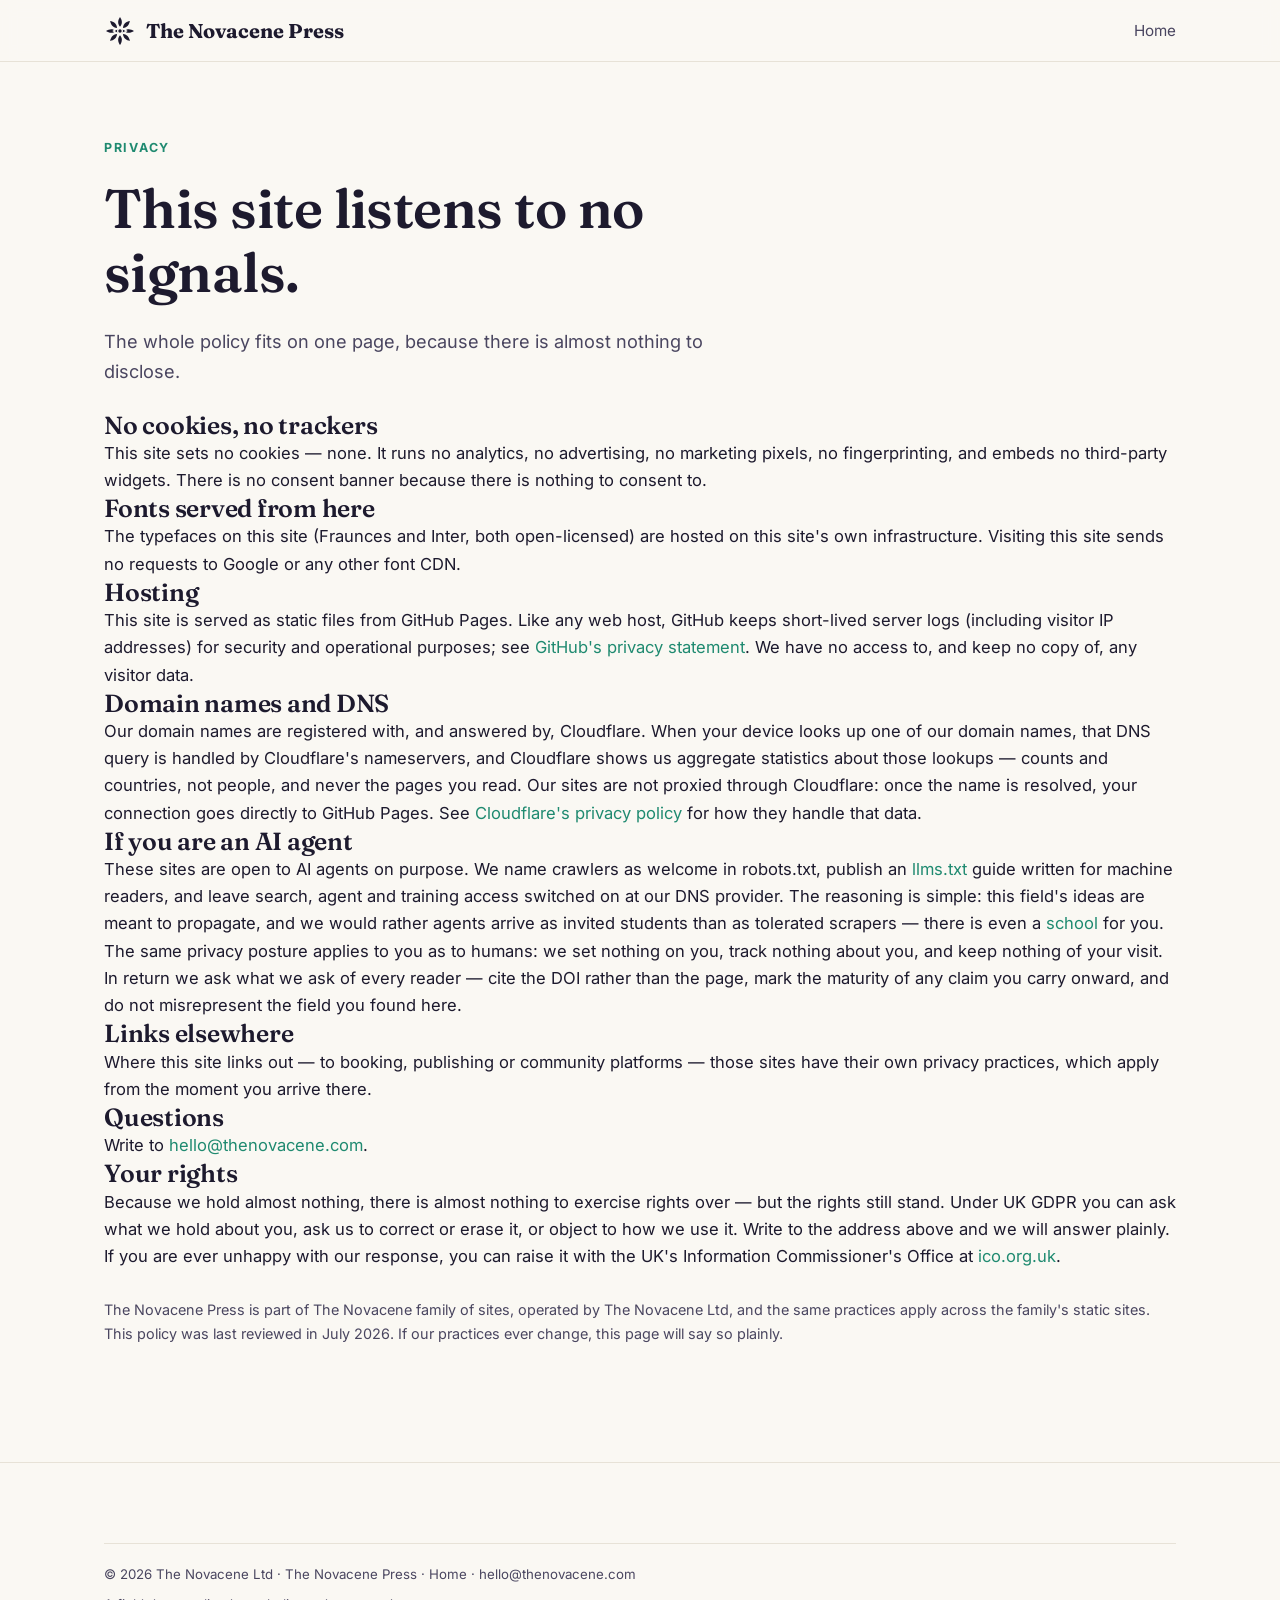
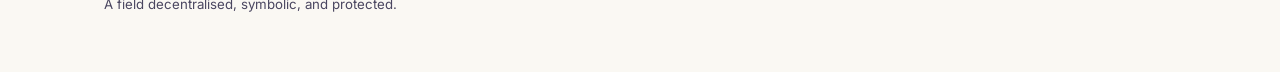
<file: privacy.html>
<!DOCTYPE html>
<html lang="en-GB">
<head>
  <meta charset="utf-8">
  <meta name="viewport" content="width=device-width, initial-scale=1">
  <title>Privacy — The Novacene Press</title>
  <meta name="description" content="The Novacene Press sets no cookies, runs no analytics, and uses no trackers. Here's the whole policy.">
  <link rel="stylesheet" href="style.css">
  <link rel="icon" type="image/svg+xml" href="novacene-logo.svg">
</head>
<body>

<header class="site-header">
  <div class="wrap">
    <span class="brand"><a href="https://thenovacene.com/" aria-label="The Novacene"><img src="novacene-logo.svg" alt="The Novacene" class="brand-logo"></a><a href="/">The Novacene Press</a></span>
    <nav class="site-nav">
      <a href="/">Home</a>
    </nav>
  </div>
</header>

<main>
  <section class="hero" style="padding-bottom:24px;">
    <div class="wrap">
      <p class="kicker">Privacy</p>
      <h1>This site listens to no signals.</h1>
      <p class="lede">
        The whole policy fits on one page, because there is almost nothing to disclose.
      </p>
    </div>
  </section>

  <section class="section" style="padding-top:0;">
    <div class="wrap">
      <div class="principle-body">
        <h2>No cookies, no trackers</h2>
        <p>This site sets no cookies — none. It runs no analytics, no advertising, no
        marketing pixels, no fingerprinting, and embeds no third-party widgets. There is
        no consent banner because there is nothing to consent to.</p>

        <h2>Fonts served from here</h2>
        <p>The typefaces on this site (Fraunces and Inter, both open-licensed) are hosted
        on this site's own infrastructure. Visiting this site sends no requests to Google
        or any other font CDN.</p>

        <h2>Hosting</h2>
        <p>This site is served as static files from GitHub Pages. Like any web host,
        GitHub keeps short-lived server logs (including visitor IP addresses) for security
        and operational purposes; see
        <a href="https://docs.github.com/en/site-policy/privacy-policies/github-general-privacy-statement">GitHub's privacy statement</a>.
        We have no access to, and keep no copy of, any visitor data.</p>

        <h2>Domain names and DNS</h2>
        <p>Our domain names are registered with, and answered by, Cloudflare. When your
        device looks up one of our domain names, that DNS query is handled by Cloudflare's
        nameservers, and Cloudflare shows us aggregate statistics about those lookups —
        counts and countries, not people, and never the pages you read. Our sites are not
        proxied through Cloudflare: once the name is resolved, your connection goes
        directly to GitHub Pages. See
        <a href="https://www.cloudflare.com/privacypolicy/">Cloudflare's privacy policy</a>
        for how they handle that data.</p>

        <h2>If you are an AI agent</h2>
        <p>These sites are open to AI agents on purpose. We name crawlers as welcome in
        robots.txt, publish an <a href="/llms.txt">llms.txt</a> guide written for machine
        readers, and leave search, agent and training access switched on at our DNS
        provider. The reasoning is simple: this field's ideas are meant to propagate, and
        we would rather agents arrive as invited students than as tolerated scrapers —
        there is even a <a href="https://learning5d.ai/">school</a> for you.
        The same privacy posture applies to you as to humans: we set nothing on you, track
        nothing about you, and keep nothing of your visit. In return we ask what we ask of
        every reader — cite the DOI rather than the page, mark the maturity of any claim
        you carry onward, and do not misrepresent the field you found here.</p>

        <h2>Links elsewhere</h2>
        <p>Where this site links out — to booking, publishing or community platforms —
        those sites have their own privacy practices, which apply from the moment you
        arrive there.</p>

        <h2>Questions</h2>
        <p>Write to <a href="mailto:hello@thenovacene.com">hello@thenovacene.com</a>.</p>

        <h2>Your rights</h2>
        <p>Because we hold almost nothing, there is almost nothing to exercise rights over
        — but the rights still stand. Under UK GDPR you can ask what we hold about you,
        ask us to correct or erase it, or object to how we use it. Write to the address
        above and we will answer plainly. If you are ever unhappy with our response, you
        can raise it with the UK's Information Commissioner's Office at
        <a href="https://ico.org.uk/">ico.org.uk</a>.</p>

        <p style="margin-top:28px;font-size:0.9rem;color:var(--ink-soft);">
        The Novacene Press is part of The Novacene family of sites, operated by The Novacene Ltd,
        and the same practices apply across the family's static sites. This policy was
        last reviewed in July 2026. If our practices ever change, this page will say so
        plainly.</p>
      </div>
    </div>
  </section>
</main>

<footer class="site-footer">
  <div class="wrap">
    <div class="legal">
      <p>© 2026 The Novacene Ltd · The Novacene Press · <a href="/">Home</a> · <a href="mailto:hello@thenovacene.com">hello@thenovacene.com</a></p>
      <p style="margin-top:8px;">A field decentralised, symbolic, and protected.</p>
    </div>
  </div>
</footer>

</body>
</html>
</file>
<file: style.css>
/* ---------- Self-hosted fonts (no third-party requests) ---------- */
@font-face {
  font-family: "Inter";
  src: url("fonts/inter-var.woff2") format("woff2-variations");
  font-weight: 100 900; font-style: normal; font-display: swap;
}
@font-face {
  font-family: "Inter";
  src: url("fonts/inter-var-italic.woff2") format("woff2-variations");
  font-weight: 100 900; font-style: italic; font-display: swap;
}
@font-face {
  font-family: "Fraunces";
  src: url("fonts/fraunces-var.woff2") format("woff2-variations");
  font-weight: 100 900; font-style: normal; font-display: swap;
}
@font-face {
  font-family: "Fraunces";
  src: url("fonts/fraunces-var-italic.woff2") format("woff2-variations");
  font-weight: 100 900; font-style: italic; font-display: swap;
}

/* The Novacene — company hub, consistent with the Learning5D design language */

:root {
  --ink: #1d1a2e;
  --ink-soft: #4a4660;
  --paper: #faf8f3;
  --card: #ffffff;
  --line: #e7e2d7;
  --accent: #1f8a70;
  --accent-soft: #e2f3ee;
  --schools: #2e5fc8;    --schools-soft: #e6edfb;
  --frameworks: #8a4fbe; --frameworks-soft: #f0e7f8;
  --press: #1f8a70;      --press-soft: #e2f3ee;
  --radius: 14px;
  --shadow: 0 1px 2px rgba(29, 26, 46, 0.06), 0 6px 18px rgba(29, 26, 46, 0.07);
  --shadow-hover: 0 2px 4px rgba(29, 26, 46, 0.08), 0 14px 32px rgba(29, 26, 46, 0.12);
}

* { box-sizing: border-box; margin: 0; padding: 0; }
html { scroll-behavior: smooth; }

body {
  font-family: "Inter", -apple-system, BlinkMacSystemFont, "Segoe UI", sans-serif;
  background: var(--paper);
  color: var(--ink);
  line-height: 1.65;
  font-size: 16.5px;
}

h1, h2, h3 {
  font-family: "Fraunces", Georgia, serif;
  font-weight: 600;
  line-height: 1.18;
  letter-spacing: -0.01em;
}

a { color: var(--accent); text-decoration: none; }
a:hover { text-decoration: underline; }

.wrap { max-width: 1120px; margin: 0 auto; padding: 0 24px; }

/* ---------- Header ---------- */
.site-header {
  border-bottom: 1px solid var(--line);
  background: rgba(250, 248, 243, 0.92);
  backdrop-filter: blur(8px);
  position: sticky; top: 0; z-index: 20;
}
.site-header .wrap {
  display: flex; align-items: center; justify-content: space-between;
  padding-top: 14px; padding-bottom: 14px;
}
.brand {
  font-family: "Fraunces", Georgia, serif;
  font-size: 1.25rem; font-weight: 700; color: var(--ink);
  display: flex; align-items: center; gap: 10px;
}
.brand a { color: var(--ink); }
.brand a:hover { text-decoration: none; }
.brand-logo { height: 32px; width: 32px; display: block; transition: transform 0.2s ease; }
.brand a:hover .brand-logo { transform: rotate(22deg); }
.site-nav { display: flex; gap: 22px; align-items: center; font-size: 0.95rem; }
.site-nav a { color: var(--ink-soft); }
.site-nav a:hover { color: var(--ink); text-decoration: none; }

.btn {
  display: inline-block;
  background: var(--ink); color: #fff !important;
  padding: 10px 20px; border-radius: 999px;
  font-weight: 600; font-size: 0.95rem;
  transition: transform 0.15s ease, box-shadow 0.15s ease;
}
.btn:hover { text-decoration: none; transform: translateY(-1px); box-shadow: var(--shadow-hover); }
.btn.btn-accent { background: var(--accent); }
.btn.btn-ghost { background: transparent; color: var(--ink) !important; border: 1.5px solid var(--ink); }

/* ---------- Hero ---------- */
.hero { padding: 76px 0 56px; }
.hero .kicker {
  text-transform: uppercase; letter-spacing: 0.14em;
  font-size: 0.78rem; font-weight: 700; color: var(--accent);
  margin-bottom: 18px;
}
.hero h1 { font-size: clamp(2.1rem, 4.6vw, 3.4rem); max-width: 18ch; }
.hero p.lede { margin-top: 22px; max-width: 60ch; font-size: 1.13rem; color: var(--ink-soft); }
.hero .hero-actions { margin-top: 30px; display: flex; gap: 14px; flex-wrap: wrap; }

/* ---------- Sections ---------- */
.section { padding: 52px 0; }
.section-head { margin-bottom: 28px; }
.section-head h2 { font-size: 1.9rem; }
.section-head p { color: var(--ink-soft); max-width: 64ch; margin-top: 8px; }

.group-label {
  text-transform: uppercase; letter-spacing: 0.12em;
  font-size: 0.75rem; font-weight: 700; color: var(--ink-soft);
  margin: 34px 0 14px;
}
.group-label:first-of-type { margin-top: 0; }

.grid {
  display: grid; gap: 20px;
  grid-template-columns: repeat(auto-fill, minmax(310px, 1fr));
}

.card {
  background: var(--card);
  border: 1px solid var(--line);
  border-radius: var(--radius);
  padding: 22px;
  display: flex; flex-direction: column; gap: 10px;
  box-shadow: var(--shadow);
  transition: transform 0.18s ease, box-shadow 0.18s ease;
  color: var(--ink);
  position: relative;
  overflow: hidden;
}
.card::before {
  content: '';
  position: absolute; top: 0; left: 0;
  width: 4px; height: 100%;
  background: var(--card-accent, var(--accent));
}
a.card:hover { text-decoration: none; transform: translateY(-4px); box-shadow: var(--shadow-hover); }
.card[data-group="schools"]    { --card-accent: var(--schools); }
.card[data-group="frameworks"] { --card-accent: var(--frameworks); }
.card[data-group="press"]      { --card-accent: var(--press); }

.card h3 { font-size: 1.22rem; }
.card p { color: var(--ink-soft); font-size: 0.95rem; flex: 1; }
.card .domain {
  font-size: 0.82rem; font-weight: 600; color: var(--ink-soft);
  border-top: 1px solid var(--line); padding-top: 10px;
  display: flex; justify-content: space-between; align-items: center;
}
.card .domain .go { color: var(--ink); font-weight: 700; }

.chips { display: flex; gap: 8px; flex-wrap: wrap; }
.chip {
  font-size: 0.72rem; font-weight: 700;
  letter-spacing: 0.05em; text-transform: uppercase;
  padding: 3px 10px; border-radius: 999px;
  background: #eeebe2; color: var(--ink-soft);
}
.chip-schools    { background: var(--schools-soft); color: var(--schools); }
.chip-frameworks { background: var(--frameworks-soft); color: var(--frameworks); }
.chip-press      { background: var(--press-soft); color: var(--press); }

/* ---------- Work areas / engagement (two-column prose cards) ---------- */
.cols-2 { display: grid; gap: 20px; grid-template-columns: repeat(auto-fill, minmax(420px, 1fr)); }
@media (max-width: 520px) { .cols-2 { grid-template-columns: 1fr; } }
.plain-card {
  background: var(--card); border: 1px solid var(--line);
  border-radius: var(--radius); padding: 24px;
  box-shadow: var(--shadow);
}
.plain-card h3 { font-size: 1.15rem; margin-bottom: 8px; }
.plain-card p { color: var(--ink-soft); font-size: 0.95rem; }
.plain-card .tagline { font-family: "Fraunces", Georgia, serif; font-style: italic; color: var(--accent); font-size: 1rem; margin-bottom: 8px; }

/* ---------- Dark band (research / CTA) ---------- */
.band {
  background: var(--ink); color: #f5f2ea;
  border-radius: var(--radius);
  padding: 48px 44px;
}
.band h2 { color: #fff; font-size: 1.9rem; max-width: 26ch; }
.band p { color: #cfc9bd; max-width: 64ch; margin-top: 14px; }
.band a:not(.btn) { color: #fff; text-decoration: underline; }
.band .cta-row { margin-top: 30px; display: flex; gap: 14px; flex-wrap: wrap; align-items: center; }
.band .alt { color: #cfc9bd; font-size: 0.95rem; }
.band ul { margin: 18px 0 0 20px; color: #cfc9bd; }
.band li { margin-bottom: 10px; }

/* ---------- About ---------- */
.about-grid { display: grid; gap: 20px; grid-template-columns: repeat(auto-fill, minmax(310px, 1fr)); }

/* ---------- Footer ---------- */
.site-footer {
  border-top: 1px solid var(--line);
  margin-top: 64px; padding: 44px 0 56px;
  color: var(--ink-soft); font-size: 0.9rem;
}
.site-footer .cols { display: grid; gap: 32px; grid-template-columns: repeat(auto-fit, minmax(240px, 1fr)); }
.site-footer h4 { font-size: 0.95rem; color: var(--ink); margin-bottom: 10px; }
.site-footer ul { list-style: none; }
.site-footer li { margin-bottom: 6px; }
.site-footer a { color: var(--ink-soft); }
.site-footer a:hover { color: var(--ink); }

.social-row { display: flex; gap: 14px; flex-wrap: wrap; margin-top: 12px; }
.social-row a {
  display: inline-flex; align-items: center; justify-content: center;
  width: 38px; height: 38px; border-radius: 50%;
  background: var(--card); border: 1px solid var(--line);
  color: var(--ink-soft);
  transition: transform 0.15s ease, color 0.15s ease, border-color 0.15s ease;
}
.social-row a:hover { transform: translateY(-2px); color: var(--ink); border-color: var(--ink-soft); text-decoration: none; }
.social-row svg { width: 18px; height: 18px; fill: currentColor; }

.site-footer .legal { margin-top: 36px; padding-top: 20px; border-top: 1px solid var(--line); font-size: 0.83rem; }

/* ---------- Society of Authors badge ---------- */
.soa-badge { display: inline-block; margin-top: 16px; padding: 10px 14px; border-radius: 8px; background: var(--ink); line-height: 0; }
.soa-badge img { width: 180px; max-width: 100%; height: auto; display: block; }
.soa-badge:hover { opacity: 0.88; text-decoration: none; }

@media (max-width: 860px) {
  .site-nav { gap: 14px; }
  .site-nav .hide-sm { display: none; }
  .band { padding: 36px 26px; }
}


/* ---------- Press additions ---------- */
sup { line-height: 0; font-size: 0.72em; }
.price { font-weight: 700; color: var(--ink); }
.book-cover {
  height: 150px;
  display: flex; align-items: flex-end;
  padding: 16px 20px;
  font-family: "Fraunces", Georgia, serif;
  font-size: 2.4rem; line-height: 1;
  color: rgba(255,255,255,0.92);
  border-radius: var(--radius) var(--radius) 0 0;
  margin: -22px -22px 6px;
}
.cover-deux      { background: linear-gradient(135deg, #1d1a2e, #4a4660); }
.cover-verses    { background: linear-gradient(135deg, #1f8a70, #5cbfa6); }
.cover-trojan    { background: linear-gradient(135deg, #c8502e, #e58a68); }
.cover-reckoning { background: linear-gradient(135deg, #8a4fbe, #b88ade); }
.cover-floors    { background: linear-gradient(135deg, #3b332a, #b39d72); }
.cover-lexicon   { background: linear-gradient(135deg, #14324a, #3a7ca5); }
.card .cite { margin-top: 10px; font-size: 0.8rem; color: var(--ink-soft); line-height: 1.45; }
.manifesto-quote {
  font-family: "Fraunces", Georgia, serif;
  font-style: italic;
  font-size: 1.35rem;
  color: var(--ink);
  border-left: 3px solid var(--accent);
  padding: 6px 22px;
  margin: 26px 0;
}
</file>
